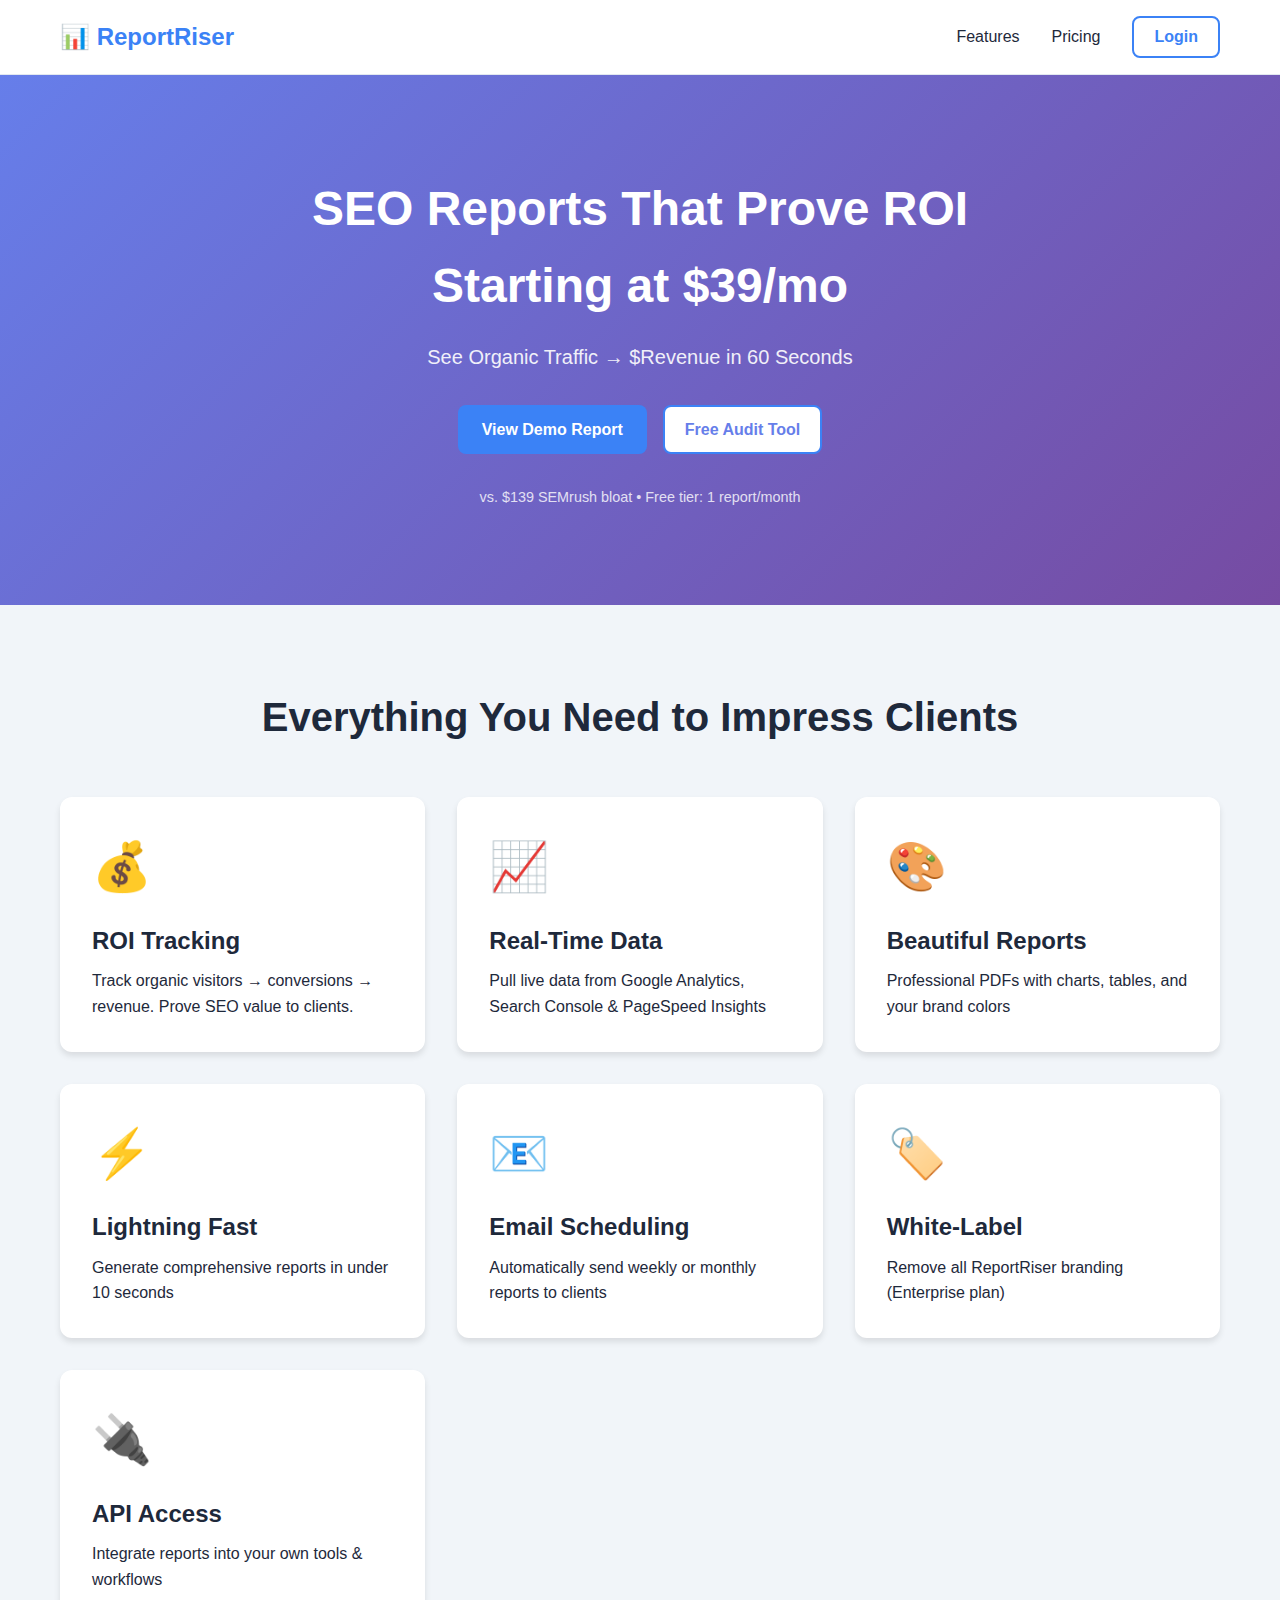
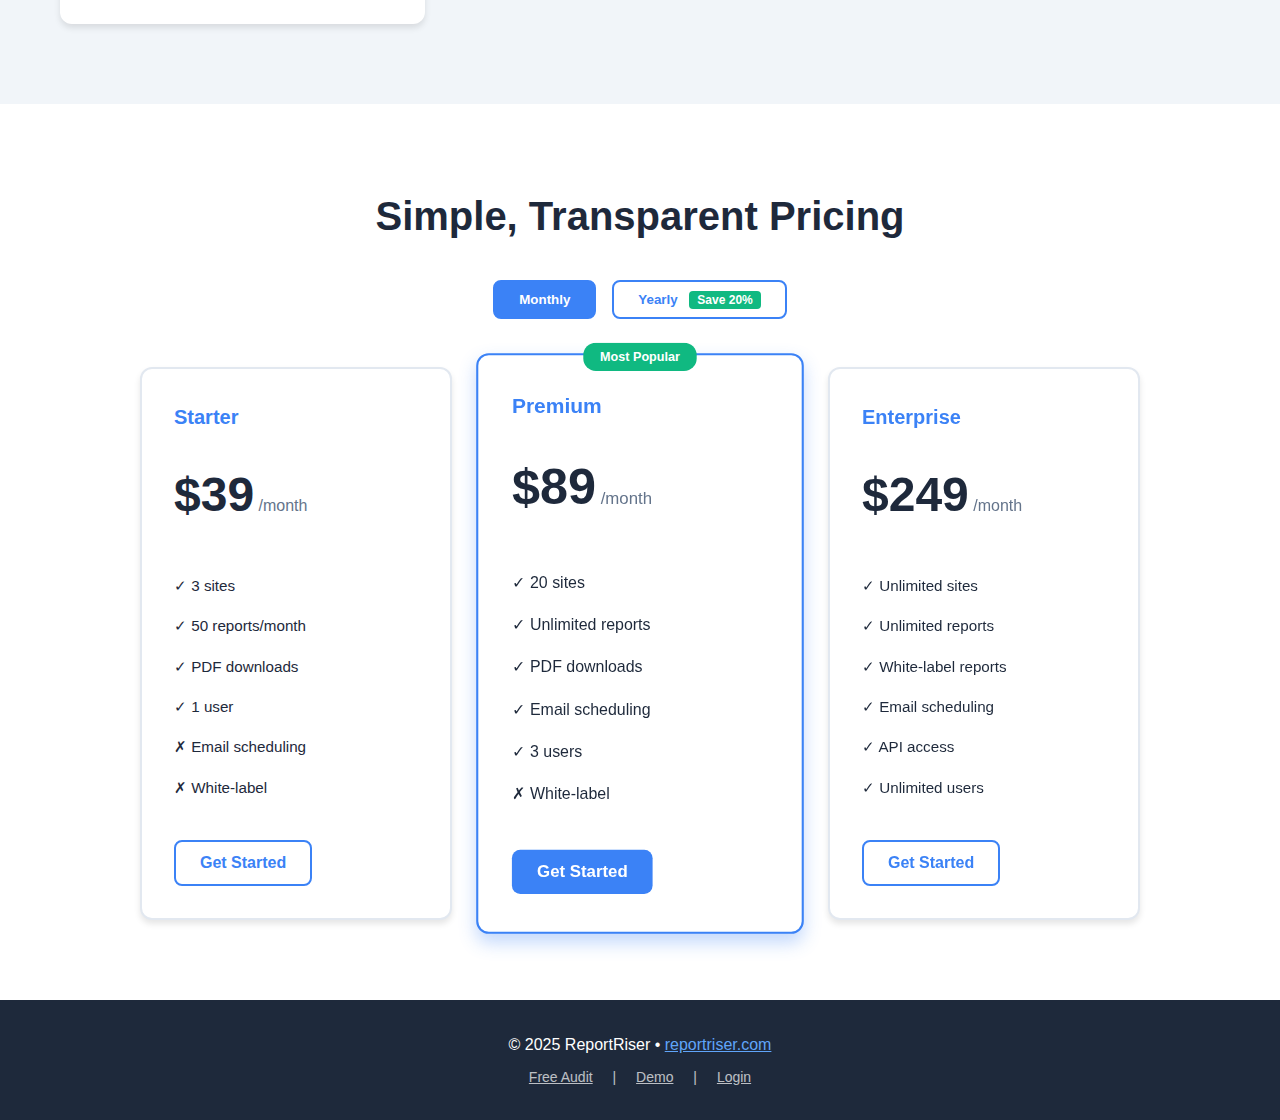
<file: templates/index.html>
<!DOCTYPE html>
<html lang="en">
<head>
    <meta charset="UTF-8">
    <meta name="viewport" content="width=device-width, initial-scale=1.0">
    <title>ReportRiser - Automated SEO Reports for Agencies</title>
    <link rel="stylesheet" href="/static/style.css">
</head>
<body>
    <nav class="navbar">
        <div class="container">
            <div class="nav-content">
                <div class="logo">📊 ReportRiser</div>
                <div class="nav-links">
                    <a href="#features">Features</a>
                    <a href="#pricing">Pricing</a>
                    <button class="btn-secondary" onclick="showLoginModal()">Login</button>
                </div>
            </div>
        </div>
    </nav>

    <section class="hero">
        <div class="container">
            <h1>SEO Reports That Prove ROI<br>Starting at $39/mo</h1>
            <p class="hero-subtitle">See Organic Traffic → $Revenue in 60 Seconds</p>
            <div style="margin: 2rem 0; display: flex; gap: 1rem; justify-content: center; flex-wrap: wrap;">
                <a href="/demo" class="btn-primary" style="text-decoration: none;">View Demo Report</a>
                <a href="/audit" class="btn-secondary" style="text-decoration: none; background: white; color: #667eea;">Free Audit Tool</a>
            </div>
            <p class="hero-note">vs. $139 SEMrush bloat • Free tier: 1 report/month</p>
        </div>
    </section>

    <section id="features" class="features">
        <div class="container">
            <h2>Everything You Need to Impress Clients</h2>
            <div class="feature-grid">
                <div class="feature-card">
                    <div class="feature-icon">💰</div>
                    <h3>ROI Tracking</h3>
                    <p>Track organic visitors → conversions → revenue. Prove SEO value to clients.</p>
                </div>
                <div class="feature-card">
                    <div class="feature-icon">📈</div>
                    <h3>Real-Time Data</h3>
                    <p>Pull live data from Google Analytics, Search Console & PageSpeed Insights</p>
                </div>
                <div class="feature-card">
                    <div class="feature-icon">🎨</div>
                    <h3>Beautiful Reports</h3>
                    <p>Professional PDFs with charts, tables, and your brand colors</p>
                </div>
                <div class="feature-card">
                    <div class="feature-icon">⚡</div>
                    <h3>Lightning Fast</h3>
                    <p>Generate comprehensive reports in under 10 seconds</p>
                </div>
                <div class="feature-card">
                    <div class="feature-icon">📧</div>
                    <h3>Email Scheduling</h3>
                    <p>Automatically send weekly or monthly reports to clients</p>
                </div>
                <div class="feature-card">
                    <div class="feature-icon">🏷️</div>
                    <h3>White-Label</h3>
                    <p>Remove all ReportRiser branding (Enterprise plan)</p>
                </div>
                <div class="feature-card">
                    <div class="feature-icon">🔌</div>
                    <h3>API Access</h3>
                    <p>Integrate reports into your own tools & workflows</p>
                </div>
            </div>
        </div>
    </section>

    <section id="pricing" class="pricing">
        <div class="container">
            <h2>Simple, Transparent Pricing</h2>
            <div class="pricing-toggle">
                <button class="active" data-period="monthly">Monthly</button>
                <button data-period="yearly">Yearly <span class="savings">Save 20%</span></button>
            </div>
            <div class="pricing-grid">
                <div class="pricing-card">
                    <div class="tier-badge">Starter</div>
                    <div class="price">
                        <span class="amount monthly-price">$39</span>
                        <span class="amount yearly-price" style="display:none;">$29</span>
                        <span class="period">/month</span>
                    </div>
                    <ul class="features-list">
                        <li>✓ 3 sites</li>
                        <li>✓ 50 reports/month</li>
                        <li>✓ PDF downloads</li>
                        <li>✓ 1 user</li>
                        <li>✗ Email scheduling</li>
                        <li>✗ White-label</li>
                    </ul>
                    <button class="btn-outline" onclick="showLoginModal()">Get Started</button>
                </div>
                
                <div class="pricing-card featured">
                    <div class="popular-badge">Most Popular</div>
                    <div class="tier-badge">Premium</div>
                    <div class="price">
                        <span class="amount monthly-price">$89</span>
                        <span class="amount yearly-price" style="display:none;">$69</span>
                        <span class="period">/month</span>
                    </div>
                    <ul class="features-list">
                        <li>✓ 20 sites</li>
                        <li>✓ Unlimited reports</li>
                        <li>✓ PDF downloads</li>
                        <li>✓ Email scheduling</li>
                        <li>✓ 3 users</li>
                        <li>✗ White-label</li>
                    </ul>
                    <button class="btn-primary" onclick="showLoginModal()">Get Started</button>
                </div>
                
                <div class="pricing-card">
                    <div class="tier-badge">Enterprise</div>
                    <div class="price">
                        <span class="amount monthly-price">$249</span>
                        <span class="amount yearly-price" style="display:none;">$199</span>
                        <span class="period">/month</span>
                    </div>
                    <ul class="features-list">
                        <li>✓ Unlimited sites</li>
                        <li>✓ Unlimited reports</li>
                        <li>✓ White-label reports</li>
                        <li>✓ Email scheduling</li>
                        <li>✓ API access</li>
                        <li>✓ Unlimited users</li>
                    </ul>
                    <button class="btn-outline" onclick="showLoginModal()">Get Started</button>
                </div>
            </div>
        </div>
    </section>

    <footer style="background: #1e293b; color: white; padding: 2rem; text-align: center;">
        <p>© 2025 ReportRiser • <a href="https://reportriser.com" style="color: #60a5fa;">reportriser.com</a></p>
        <p style="margin-top: 0.5rem; opacity: 0.7; font-size: 0.875rem;">
            <a href="/audit" style="color: white; margin: 0 1rem;">Free Audit</a> | 
            <a href="/demo" style="color: white; margin: 0 1rem;">Demo</a> | 
            <a href="/test-login" style="color: white; margin: 0 1rem;">Login</a>
        </p>
    </footer>

    <div id="loginModal" class="modal">
        <div class="modal-content">
            <span class="close" onclick="closeLoginModal()">&times;</span>
            <h2>Login to ReportRiser</h2>
            <p>We'll send you a magic link to log in instantly</p>
            <form id="loginForm" onsubmit="handleLogin(event)">
                <input type="email" name="email" placeholder="your@email.com" required>
                <button type="submit" class="btn-primary">Send Magic Link</button>
            </form>
            <div id="loginMessage" style="margin-top: 15px; display: none;"></div>
        </div>
    </div>

    <script>
        function showLoginModal() {
            document.getElementById('loginModal').style.display = 'flex';
        }

        function closeLoginModal() {
            document.getElementById('loginModal').style.display = 'none';
        }

        async function handleLogin(e) {
            e.preventDefault();
            const formData = new FormData(e.target);
            
            try {
                const response = await fetch('/login', {
                    method: 'POST',
                    body: formData
                });
                
                const data = await response.json();
                
                const messageDiv = document.getElementById('loginMessage');
                messageDiv.style.display = 'block';
                messageDiv.className = 'success-message';
                messageDiv.textContent = '✓ Check your email for the login link!';
                
                e.target.reset();
            } catch (error) {
                const messageDiv = document.getElementById('loginMessage');
                messageDiv.style.display = 'block';
                messageDiv.className = 'error-message';
                messageDiv.textContent = 'Error sending email. Please try again.';
            }
        }

        // Pricing toggle
        document.querySelectorAll('.pricing-toggle button').forEach(btn => {
            btn.addEventListener('click', function() {
                document.querySelectorAll('.pricing-toggle button').forEach(b => b.classList.remove('active'));
                this.classList.add('active');
                
                const period = this.dataset.period;
                
                if (period === 'yearly') {
                    document.querySelectorAll('.monthly-price').forEach(el => el.style.display = 'none');
                    document.querySelectorAll('.yearly-price').forEach(el => el.style.display = 'inline');
                } else {
                    document.querySelectorAll('.monthly-price').forEach(el => el.style.display = 'inline');
                    document.querySelectorAll('.yearly-price').forEach(el => el.style.display = 'none');
                }
            });
        });
    </script>
</body>
</html>
</file>
<file: static/style.css>
* {
    margin: 0;
    padding: 0;
    box-sizing: border-box;
}

:root {
    --primary: #3b82f6;
    --secondary: #10b981;
    --dark: #1e293b;
    --gray: #64748b;
    --light: #f1f5f9;
    --white: #ffffff;
}

body {
    font-family: -apple-system, BlinkMacSystemFont, 'Segoe UI', Roboto, Oxygen, Ubuntu, Cantarell, sans-serif;
    color: var(--dark);
    line-height: 1.6;
    background: var(--white);
}

.container {
    max-width: 1200px;
    margin: 0 auto;
    padding: 0 20px;
}

/* Navbar */
.navbar {
    background: var(--white);
    border-bottom: 1px solid #e2e8f0;
    padding: 1rem 0;
    position: sticky;
    top: 0;
    z-index: 100;
}

.nav-content {
    display: flex;
    justify-content: space-between;
    align-items: center;
}

.logo {
    font-size: 1.5rem;
    font-weight: bold;
    color: var(--primary);
}

.nav-links {
    display: flex;
    gap: 2rem;
    align-items: center;
}

.nav-links a {
    color: var(--dark);
    text-decoration: none;
    font-weight: 500;
}

.tier-badge-nav {
    background: linear-gradient(135deg, #667eea 0%, #764ba2 100%);
    color: white;
    padding: 4px 12px;
    border-radius: 12px;
    font-size: 0.75rem;
    font-weight: bold;
}

/* Buttons */
.btn-primary {
    background: var(--primary);
    color: white;
    padding: 12px 24px;
    border: none;
    border-radius: 8px;
    font-size: 1rem;
    font-weight: 600;
    cursor: pointer;
    transition: all 0.3s;
}

.btn-primary:hover {
    background: #2563eb;
    transform: translateY(-2px);
}

.btn-secondary {
    background: var(--white);
    color: var(--primary);
    padding: 10px 20px;
    border: 2px solid var(--primary);
    border-radius: 8px;
    font-size: 1rem;
    font-weight: 600;
    cursor: pointer;
    transition: all 0.3s;
}

.btn-secondary:hover {
    background: var(--primary);
    color: white;
}

.btn-outline {
    background: transparent;
    color: var(--primary);
    padding: 12px 24px;
    border: 2px solid var(--primary);
    border-radius: 8px;
    font-size: 1rem;
    font-weight: 600;
    cursor: pointer;
    transition: all 0.3s;
}

.btn-outline:hover {
    background: var(--primary);
    color: white;
}

.btn-small {
    background: var(--primary);
    color: white;
    padding: 6px 14px;
    border: none;
    border-radius: 6px;
    font-size: 0.875rem;
    font-weight: 500;
    text-decoration: none;
    cursor: pointer;
    display: inline-block;
}

/* Hero */
.hero {
    text-align: center;
    padding: 6rem 0;
    background: linear-gradient(135deg, #667eea 0%, #764ba2 100%);
    color: white;
}

.hero h1 {
    font-size: 3rem;
    margin-bottom: 1rem;
    font-weight: 800;
}

.hero-subtitle {
    font-size: 1.25rem;
    margin-bottom: 2rem;
    opacity: 0.9;
}

.hero-note {
    margin-top: 1rem;
    opacity: 0.8;
    font-size: 0.9rem;
}

/* Features */
.features {
    padding: 5rem 0;
    background: var(--light);
}

.features h2 {
    text-align: center;
    font-size: 2.5rem;
    margin-bottom: 3rem;
}

.feature-grid {
    display: grid;
    grid-template-columns: repeat(auto-fit, minmax(300px, 1fr));
    gap: 2rem;
}

.feature-card {
    background: white;
    padding: 2rem;
    border-radius: 12px;
    box-shadow: 0 4px 6px rgba(0,0,0,0.1);
    transition: transform 0.3s;
}

.feature-card:hover {
    transform: translateY(-5px);
}

.feature-icon {
    font-size: 3rem;
    margin-bottom: 1rem;
}

.feature-card h3 {
    font-size: 1.5rem;
    margin-bottom: 0.5rem;
}

/* Pricing */
.pricing {
    padding: 5rem 0;
}

.pricing h2 {
    text-align: center;
    font-size: 2.5rem;
    margin-bottom: 2rem;
}

.pricing-toggle {
    display: flex;
    justify-content: center;
    gap: 1rem;
    margin-bottom: 3rem;
}

.pricing-toggle button {
    padding: 10px 24px;
    border: 2px solid var(--primary);
    background: white;
    color: var(--primary);
    border-radius: 8px;
    font-weight: 600;
    cursor: pointer;
    transition: all 0.3s;
}

.pricing-toggle button.active {
    background: var(--primary);
    color: white;
}

.savings {
    background: var(--secondary);
    color: white;
    padding: 2px 8px;
    border-radius: 4px;
    font-size: 0.75rem;
    margin-left: 8px;
}

.pricing-grid {
    display: grid;
    grid-template-columns: repeat(auto-fit, minmax(300px, 1fr));
    gap: 2rem;
    max-width: 1000px;
    margin: 0 auto;
}

.pricing-card {
    background: white;
    padding: 2rem;
    border-radius: 12px;
    box-shadow: 0 4px 6px rgba(0,0,0,0.1);
    border: 2px solid #e2e8f0;
    position: relative;
}

.pricing-card.featured {
    border-color: var(--primary);
    box-shadow: 0 8px 16px rgba(59,130,246,0.3);
    transform: scale(1.05);
}

.popular-badge {
    position: absolute;
    top: -12px;
    left: 50%;
    transform: translateX(-50%);
    background: var(--secondary);
    color: white;
    padding: 4px 16px;
    border-radius: 12px;
    font-size: 0.75rem;
    font-weight: bold;
}

.tier-badge {
    font-size: 1.25rem;
    font-weight: bold;
    color: var(--primary);
    margin-bottom: 1rem;
}

.price {
    margin: 1.5rem 0;
}

.price .amount {
    font-size: 3rem;
    font-weight: bold;
}

.price .period {
    font-size: 1rem;
    color: var(--gray);
}

.features-list {
    list-style: none;
    margin: 2rem 0;
}

.features-list li {
    padding: 0.5rem 0;
    font-size: 0.95rem;
}

/* Modal */
.modal {
    display: none;
    position: fixed;
    z-index: 1000;
    left: 0;
    top: 0;
    width: 100%;
    height: 100%;
    background-color: rgba(0,0,0,0.5);
    align-items: center;
    justify-content: center;
}

.modal-content {
    background-color: white;
    padding: 2rem;
    border-radius: 12px;
    max-width: 500px;
    width: 90%;
    position: relative;
}

.close {
    position: absolute;
    right: 1rem;
    top: 1rem;
    font-size: 2rem;
    cursor: pointer;
    color: var(--gray);
}

.modal-content h2 {
    margin-bottom: 1rem;
}

.modal-content input {
    width: 100%;
    padding: 12px;
    margin: 1rem 0;
    border: 2px solid #e2e8f0;
    border-radius: 8px;
    font-size: 1rem;
}

.success-message {
    color: var(--secondary);
    font-weight: 600;
}

.error-message {
    color: #ef4444;
    font-weight: 600;
}

/* Dashboard */
.dashboard-container {
    max-width: 1200px;
    margin: 0 auto;
    padding: 2rem;
}

.dashboard-header {
    display: flex;
    justify-content: space-between;
    align-items: center;
    margin-bottom: 2rem;
}

.stats-grid {
    display: grid;
    grid-template-columns: repeat(auto-fit, minmax(250px, 1fr));
    gap: 1.5rem;
    margin-bottom: 3rem;
}

.stat-card {
    background: white;
    padding: 1.5rem;
    border-radius: 12px;
    box-shadow: 0 2px 4px rgba(0,0,0,0.1);
}

.stat-label {
    color: var(--gray);
    font-size: 0.875rem;
    margin-bottom: 0.5rem;
}

.stat-value {
    font-size: 2rem;
    font-weight: bold;
    color: var(--dark);
}

.progress-bar {
    height: 8px;
    background: #e2e8f0;
    border-radius: 4px;
    margin-top: 1rem;
    overflow: hidden;
}

.progress-fill {
    height: 100%;
    background: linear-gradient(90deg, var(--primary), var(--secondary));
    transition: width 0.3s;
}

.manage-link {
    display: inline-block;
    margin-top: 0.5rem;
    color: var(--primary);
    text-decoration: none;
    font-size: 0.875rem;
}

.action-section {
    background: white;
    padding: 2.5rem; /* Increased from 2rem */
    border-radius: 12px;
    box-shadow: 0 2px 4px rgba(0,0,0,0.1);
    margin-bottom: 2rem;
}

.action-section form {
    display: flex;
    flex-direction: column;
    gap: 1rem;
    margin: 1rem 0;
}

.action-section .input-group {
    display: flex;
    gap: 1rem;
    flex-wrap: wrap;
    align-items: stretch;
}

.action-section input[type="url"] {
    flex: 1;
    min-width: 250px;
    padding: 12px 16px;
    border: 2px solid #e2e8f0;
    border-radius: 8px;
    font-size: 1rem;
}

.action-section input {
    width: 100%;
    max-width: 100%; /* Prevent overflow */
    box-sizing: border-box; /* Include padding in width */
    padding: 12px;
    border: 2px solid #e2e8f0;
    border-radius: 8px;
    font-size: 1rem;
}

.action-section button {
    width: 100%;
    box-sizing: border-box;
}

/* Mobile adjustments */
@media (max-width: 768px) {
    .action-section {
        padding: 1.5rem;
    }
    
    .action-section .input-group {
        flex-direction: column;
    }
    
    .action-section input[type="url"],
    .action-section input[type="number"] {
        width: 100%;
    }
}

.action-section input {
    flex: 1;
    padding: 12px;
    border: 2px solid #e2e8f0;
    border-radius: 8px;
    font-size: 1rem;
}

.help-text {
    color: var(--gray);
    font-size: 0.875rem;
    margin: 1rem 0;
}

.reports-section {
    background: white;
    padding: 2rem;
    border-radius: 12px;
    box-shadow: 0 2px 4px rgba(0,0,0,0.1);
    margin-bottom: 2rem;
    width: 100%; /* Full width of container */
}

.reports-table {
    overflow-x: auto;
}

.reports-table table {
    width: 100%;
    border-collapse: collapse;
    margin-top: 1rem;
}

.reports-table th,
.reports-table td {
    padding: 1rem;
    text-align: left;
    border-bottom: 1px solid #e2e8f0;
}

.reports-table th {
    background: var(--light);
    font-weight: 600;
}

.empty-state {
    text-align: center;
    padding: 3rem;
    color: var(--gray);
}

.upgrade-options {
    display: grid;
    grid-template-columns: repeat(auto-fit, minmax(200px, 1fr));
    gap: 1.5rem;
    margin-top: 2rem;
}

.upgrade-card {
    border: 2px solid #e2e8f0;
    padding: 1.5rem;
    border-radius: 12px;
    text-align: center;
}

.upgrade-card .price {
    font-size: 2rem;
    font-weight: bold;
    color: var(--primary);
    margin: 1rem 0;
}

.upgrade-card ul {
    list-style: none;
    text-align: left;
    margin: 1rem 0;
}

.upgrade-card li {
    padding: 0.5rem 0;
    font-size: 0.9rem;
}

/* Responsive */
@media (max-width: 768px) {
    .hero h1 {
        font-size: 2rem;
    }
    
    .nav-links {
        gap: 1rem;
    }
    
    .pricing-grid,
    .feature-grid {
        grid-template-columns: 1fr;
    }
    
    .pricing-card.featured {
        transform: scale(1);
    }
    
    .dashboard-header {
        flex-direction: column;
        gap: 1rem;
        align-items: flex-start;
    }
    
    .action-section form {
        flex-direction: column;
    }
}
</file>
